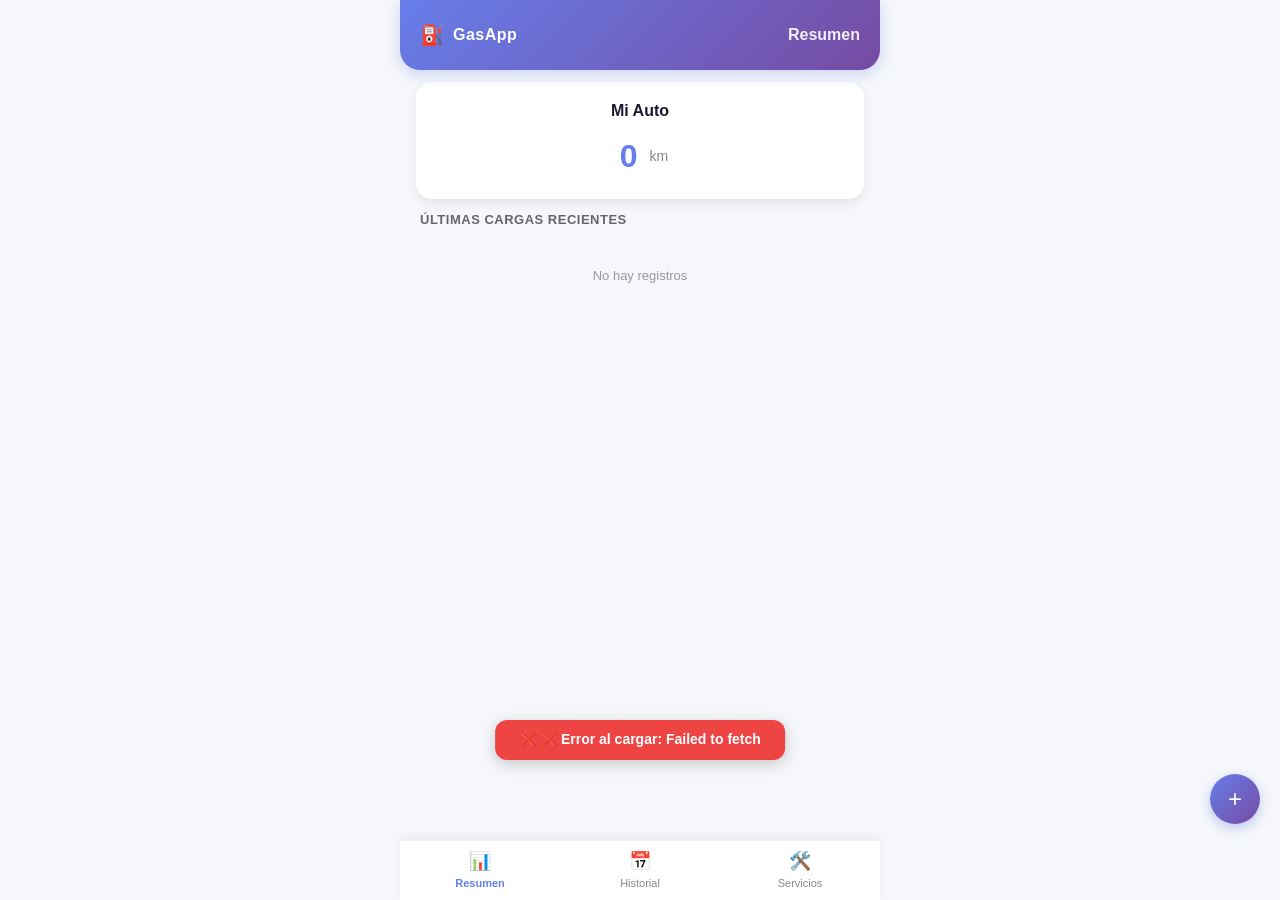
<file: index.html>
<!DOCTYPE html>
<html lang="es">
<head>
    <meta charset="UTF-8">
    <meta name="viewport" content="width=device-width, initial-scale=1.0, maximum-scale=1.0, user-scalable=no">
    <title>⛽ GasApp</title>
    <link rel="manifest" href="/gasapp-web/manifest.json">
    <link rel="apple-touch-icon" sizes="512x512" href="/gasapp/icon-512.png">
    <link rel="icon" type="image/png" sizes="512x512" href="/gasapp/icon-512.png">
    <meta name="theme-color" content="#667eea">
    <meta name="apple-mobile-web-app-status-bar-style" content="black-translucent">
    <style>
        * { margin: 0; padding: 0; box-sizing: border-box; font-family: -apple-system, BlinkMacSystemFont, 'Segoe UI', Roboto, sans-serif; }
        input[type=number]::-webkit-outer-spin-button, input[type=number]::-webkit-inner-spin-button { -webkit-appearance: none; margin: 0; }
        input[type=number] { -moz-appearance: textfield; appearance: none; }
        body { background: #f5f7fa; color: #1a1a2e; font-size: 14px; line-height: 1.4; height: 100vh; overflow: hidden; }
        .app { max-width: 480px; margin: 0 auto; height: 100vh; display: flex; flex-direction: column; position: relative; }
        ::-webkit-scrollbar { width: 3px; }
        ::-webkit-scrollbar-track { background: transparent; }
        ::-webkit-scrollbar-thumb { background: #c1c7cd; border-radius: 10px; }

        .header-mini { background: linear-gradient(135deg, #667eea 0%, #764ba2 100%); color: white; flex-shrink: 0; z-index: 10; border-radius: 0 0 20px 20px; box-shadow: 0 4px 15px rgba(102, 126, 234, 0.3); position: relative; display: flex; justify-content: space-between; align-items: center; min-height: 70px; padding: 0 20px; }
        .header-left { display: flex; align-items: center; gap: 8px; }
        .header-left .icon { font-size: 20px; }
        .header-left .app-name { font-size: 16px; font-weight: 700; letter-spacing: 0.5px; }
        .header-right .header-title { font-size: 16px; font-weight: 600; opacity: 0.9; }

        .btn-menu, .menu-dropdown { display: none !important; }

        .inicio-header { background: white; border-radius: 16px; padding: 14px 18px 16px; margin-bottom: 12px; box-shadow: 0 4px 12px rgba(0, 0, 0, 0.08); text-align: center; }
        .car-name-row { display: flex; justify-content: center; align-items: center; gap: 6px; margin-bottom: 4px; }
        .car-name { font-size: 16px; font-weight: 600; cursor: pointer; padding: 4px 8px; border-radius: 6px; transition: background 0.2s; }
        .car-name:hover { background: #f0f2f5; }
        .inicio-header .odometer-row { display: flex; justify-content: center; align-items: center; gap: 4px; }
        .odo-value { font-size: 32px; font-weight: 700; cursor: pointer; padding: 4px 8px; border-radius: 6px; transition: background 0.2s; color: #667eea; }
        .odo-value:hover { background: #f0f2f5; }
        .odo-unit { font-size: 14px; color: #888; }

        .history-grid-4 { display: grid; grid-template-columns: 1fr 1fr; gap: 6px; margin-bottom: 10px; }
        .history-summary-card { background: white; border-radius: 10px; padding: 8px 10px; box-shadow: 0 2px 6px rgba(0,0,0,0.04); display: flex; flex-direction: column; align-items: center; justify-content: center; text-align: center; }
        .h-card-title { font-size: 10px; text-transform: uppercase; color: #999; font-weight: 600; margin-bottom: 2px; }
        .h-card-value { font-size: 16px; font-weight: 700; color: #667eea; }

        .month-select-container { margin-bottom: 10px; display: flex; justify-content: center; }
        .month-select { padding: 6px 12px; border-radius: 20px; border: 1px solid #ddd; font-size: 13px; font-weight: 600; color: #444; background: white; outline: none; }

        .history-list-compact { display: flex; flex-direction: column; gap: 6px; }
        .history-item-compact { background: white; border-radius: 10px; padding: 10px 14px; box-shadow: 0 1px 3px rgba(0,0,0,0.04); cursor: pointer; }
        .history-row1 { display: flex; justify-content: space-between; align-items: center; margin-bottom: 2px; }
        .history-date { font-size: 13px; font-weight: 500; color: #444; }
        .history-km { font-size: 14px; font-weight: 600; }
        .history-km-diff { font-size: 12px; color: #10b981; font-weight: 500; margin-left: 4px; }
        .history-row2 { display: flex; flex-wrap: wrap; justify-content: space-between; align-items: center; font-size: 13px; color: #666; margin-top: 2px; }
        .history-consumption-badge { font-weight: 600; padding: 2px 6px; border-radius: 4px; font-size: 12px; display: inline-flex; align-items: center; gap: 4px; }

        .badge-good { background: #e6f4ea; color: #137333; }
        .badge-warn { background: #fef7e0; color: #b06000; }
        .badge-bad { background: #fce8e6; color: #c5221f; }
        .badge-none { background: #f1f3f4; color: #5f6368; }

        .latest-fuels-list { display: flex; flex-direction: column; gap: 6px; margin-top: 6px; }
        .single-line-fuel { background: white; border-radius: 10px; padding: 10px 14px; box-shadow: 0 2px 6px rgba(0,0,0,0.04); font-size: 13px; font-weight: 500; display: flex; justify-content: space-between; align-items: center; cursor: pointer; }

        .modal { position: fixed; top: 0; left: 0; width: 100%; height: 100%; background: rgba(0, 0, 0, 0.5); display: flex; justify-content: center; align-items: center; z-index: 10000; padding: 16px; opacity: 0; pointer-events: none; transition: opacity 0.2s ease; }
        .modal.active { opacity: 1; pointer-events: auto; }
        .modal-content { background: white; border-radius: 16px; padding: 20px; width: 100%; max-width: 400px; box-shadow: 0 10px 25px rgba(0,0,0,0.2); max-height: 90vh; overflow-y: auto; }
        .modal-title { font-size: 16px; font-weight: 700; margin-bottom: 14px; text-align: center; }
        .field-group { margin-bottom: 12px; }
        .field-group label { display: block; font-size: 12px; font-weight: 600; color: #666; margin-bottom: 4px; }
        .field-group input { width: 100%; padding: 10px 12px; border: 2px solid #e5e7eb; border-radius: 10px; font-size: 14px; background: #fafafa; }
        .field-group input::placeholder { color: #999; }

        .modal-buttons { display: flex; gap: 10px; margin-top: 18px; }
        .btn-modal { flex: 1; padding: 12px; border: none; border-radius: 10px; font-size: 14px; font-weight: 600; cursor: pointer; }
        .btn-modal-primary { background: #667eea; color: white; }
        .btn-modal-secondary { background: #f0f2f5; color: #4b5563; }

        .btn-fab { position: fixed; bottom: 76px; right: 20px; width: 50px; height: 50px; background: linear-gradient(135deg, #667eea 0%, #764ba2 100%); color: white; border: none; border-radius: 50%; font-size: 24px; display: flex; justify-content: center; align-items: center; box-shadow: 0 4px 12px rgba(102, 126, 234, 0.4); z-index: 999; cursor: pointer; transition: transform 0.2s; }
        .btn-fab:active { transform: scale(0.9); }
        .btn-fab.hidden { display: none; }

        .tab-content { display: none; flex: 1; overflow-y: auto; padding: 12px 16px 85px; }
        .tab-content.active { display: block; }
        .section-label { font-size: 13px; font-weight: 600; color: #666; text-transform: uppercase; letter-spacing: 0.5px; margin-bottom: 8px; }

        .nav-bar { background: white; height: 60px; flex-shrink: 0; display: flex; box-shadow: 0 -3px 10px rgba(0,0,0,0.05); border-top: 1px solid rgba(0,0,0,0.05); z-index: 10; }
        .nav-bar .nav-item { flex: 1; display: flex; flex-direction: column; justify-content: center; align-items: center; color: #888; cursor: pointer; gap: 2px; }
        .nav-bar .nav-item.active { color: #667eea; font-weight: 600; }
        .nav-icon { font-size: 18px; }
        .nav-label { font-size: 11px; }
        .empty-state-mini { text-align: center; color: #999; padding: 30px 10px; font-size: 13px; }

        .service-item { background: white; border-radius: 10px; padding: 10px 14px; margin-bottom: 6px; box-shadow: 0 1px 3px rgba(0,0,0,0.04); display: flex; flex-direction: column; gap: 4px; }
        .service-row { display: flex; justify-content: space-between; align-items: center; flex-wrap: wrap; gap: 4px; }
        .service-info { display: flex; align-items: center; gap: 8px; flex-wrap: wrap; }
        .service-type { font-weight: 600; font-size: 14px; }
        .service-date { font-size: 12px; color: #888; }
        .service-km-restante { font-size: 13px; font-weight: 600; padding: 2px 8px; border-radius: 10px; }
        .service-km-restante.green { background: #d1fae5; color: #065f46; }
        .service-km-restante.yellow { background: #fef3c7; color: #92400e; }
        .service-km-restante.red { background: #fecaca; color: #991b1b; }
        .service-km-restante.done { background: #d1fae5; color: #065f46; }
        .service-odo-final { font-size: 13px; color: #444; font-weight: 500; }
        .service-actions { display: flex; align-items: center; gap: 4px; }
        .service-btn { background: none; border: none; cursor: pointer; font-size: 16px; padding: 4px 6px; border-radius: 6px; transition: background 0.2s; }
        .service-btn:hover { background: #f0f2f5; }
        .service-btn.delete { color: #dc2626; }
        .service-btn.edit { color: #667eea; }
        .service-btn.done-btn { background: #667eea; color: white; padding: 4px 12px; border-radius: 6px; font-size: 11px; font-weight: 600; border: none; cursor: pointer; }
        .service-btn.done-btn:hover { background: #5a6fd6; }
        .service-status-badge { font-size: 11px; font-weight: 600; padding: 2px 8px; border-radius: 10px; }
        .status-pendiente { background: #fef3c7; color: #92400e; }
        .status-realizado { background: #d1fae5; color: #065f46; }

        .service-filter-container { display: flex; justify-content: flex-end; margin-bottom: 8px; }
        .service-filter-select { padding: 4px 8px; border-radius: 6px; border: 1px solid #ddd; font-size: 12px; background: white; }

        .add-service-btn { width: 100%; padding: 12px; background: #667eea; color: white; border: none; border-radius: 10px; font-size: 14px; font-weight: 600; cursor: pointer; margin-bottom: 12px; }
        .add-service-btn:hover { background: #5a6fd6; }

        #toast { position: fixed; bottom: 140px; left: 50%; transform: translateX(-50%); padding: 10px 24px; border-radius: 12px; font-weight: 600; font-size: 14px; color: white; opacity: 0; pointer-events: none; transition: all 0.3s ease; z-index: 99999; box-shadow: 0 4px 15px rgba(0,0,0,0.2); }
        #toast.show { opacity: 1; transform: translateX(-50%) translateY(0); }
        #toast.success { background: #10b981; }
        #toast.error { background: #ef4444; }
        #toast.saving { background: #667eea; }

        #confirmModal {
            position: fixed;
            top: 0; left: 0; width: 100%; height: 100%;
            background: rgba(0, 0, 0, 0.6);
            backdrop-filter: blur(8px);
            -webkit-backdrop-filter: blur(8px);
            display: none;
            justify-content: center;
            align-items: center;
            z-index: 99999;
            padding: 20px;
            animation: fadeIn 0.3s ease;
        }
        #confirmModal.show { display: flex; }
        @keyframes fadeIn { from { opacity: 0; transform: scale(0.9); } to { opacity: 1; transform: scale(1); } }
        .confirm-box { background: white; border-radius: 24px; padding: 32px 28px; max-width: 340px; width: 100%; text-align: center; box-shadow: 0 20px 60px rgba(0,0,0,0.3); animation: bounceIn 0.4s cubic-bezier(0.175, 0.885, 0.32, 1.275); }
        @keyframes bounceIn { 0% { opacity: 0; transform: scale(0.8); } 100% { opacity: 1; transform: scale(1); } }
        .confirm-icon { font-size: 48px; margin-bottom: 12px; display: block; }
        .confirm-title { font-size: 18px; font-weight: 700; color: #1a1a2e; margin-bottom: 6px; }
        .confirm-subtitle { font-size: 14px; color: #666; margin-bottom: 20px; line-height: 1.5; }
        .confirm-buttons { display: flex; gap: 10px; }
        .confirm-buttons button { flex: 1; padding: 12px; border: none; border-radius: 12px; font-size: 15px; font-weight: 600; cursor: pointer; transition: all 0.2s; }
        .confirm-buttons button:active { transform: scale(0.95); }
        .confirm-btn-cancel { background: #f0f2f5; color: #4b5563; }
        .confirm-btn-delete { background: #dc2626; color: white; }
        .confirm-btn-delete:hover { background: #b91c1c; }
    </style>
</head>
<body>

    <div class="app">
        <header class="header-mini">
            <div class="header-left"><span class="icon">⛽</span><span class="app-name">GasApp</span></div>
            <div class="header-right"><span class="header-title" id="appTitle">Resumen</span></div>
        </header>

        <div id="toast"></div>

        <div id="confirmModal">
            <div class="confirm-box">
                <span class="confirm-icon">🗑️</span>
                <div class="confirm-title">¿Eliminar registro?</div>
                <div class="confirm-subtitle" id="confirmMessage">Esta acción no se puede deshacer.</div>
                <div class="confirm-buttons">
                    <button class="confirm-btn-cancel" onclick="closeConfirmModal()">Cancelar</button>
                    <button class="confirm-btn-delete" id="confirmDeleteBtn">Eliminar</button>
                </div>
            </div>
        </div>

        <div id="tab-inicio" class="tab-content active">
            <div class="inicio-header">
                <div class="car-name-row"><span class="car-name" id="carNameDisplay" onclick="openNameModal()">Mi Auto</span></div>
                <div class="odometer-row">
                    <span class="odo-value" id="mainOdometer" onclick="openOdoModal()">0</span>
                    <span class="odo-unit">km</span>
                </div>
            </div>
            <div class="section-label" style="padding: 0 4px;">Últimas Cargas Recientes</div>
            <div class="latest-fuels-list" id="latestFuelContainer"></div>
        </div>

        <div id="tab-historial" class="tab-content">
            <div class="month-select-container"><select id="monthSelect" class="month-select"><option value="todos">Todos los meses</option></select></div>
            <div class="history-grid-4">
                <div class="history-summary-card"><span class="h-card-title">Km Recorridos</span><span class="h-card-value" id="summaryKm">0 km</span></div>
                <div class="history-summary-card"><span class="h-card-title">Gastos</span><span class="h-card-value" id="summaryTotal">$0.00</span></div>
                <div class="history-summary-card"><span class="h-card-title">Litros</span><span class="h-card-value" id="summaryLiters">0.0 L</span></div>
                <div class="history-summary-card"><span class="h-card-title">Rendimiento</span><span class="h-card-value" id="summaryAvg">0.0 km/L</span></div>
            </div>
            <div class="section-label">Historial de Cargas</div>
            <div class="history-list-compact" id="historyList"></div>
        </div>

        <div id="tab-servicios" class="tab-content">
            <button class="add-service-btn" onclick="openServiceModal()">+ Agregar Servicio</button>
            <div class="service-filter-container">
                <select id="serviceFilter" class="service-filter-select">
                    <option value="pendiente" selected>Pendientes</option>
                    <option value="realizado">Realizados</option>
                </select>
            </div>
            <div class="history-list-compact" id="servicesList"></div>
        </div>

        <button class="btn-fab" id="fabBtn" onclick="openNewFuel()">+</button>

        <nav class="nav-bar">
            <div class="nav-item active" data-tab="inicio"><span class="nav-icon">📊</span><span class="nav-label">Resumen</span></div>
            <div class="nav-item" data-tab="historial"><span class="nav-icon">📅</span><span class="nav-label">Historial</span></div>
            <div class="nav-item" data-tab="servicios"><span class="nav-icon">🛠️</span><span class="nav-label">Servicios</span></div>
        </nav>
    </div>

    <!-- MODALES -->
    <div class="modal" id="fuelModal">
        <div class="modal-content">
            <div class="modal-title" id="fuelModalTitle">Nueva Carga</div>
            <form id="fuelForm" onsubmit="event.preventDefault(); saveFuel();">
                <input type="hidden" id="editFuelIndex">
                <div class="field-group"><label>Kilometraje Actual (km)</label><input type="number" id="fuelOdometer" required></div>
                <div class="field-group"><label>Litros Cargados (L)</label><input type="number" id="fuelLiters" step="0.01" required></div>
                <div class="field-group"><label>Precio por Litro ($)</label><input type="number" id="fuelPrice" step="0.01" required></div>
                <div class="field-group"><label>Fecha</label><input type="date" id="fuelDate" required></div>
                <div style="text-align:right; margin-top:8px; margin-bottom:12px;"><span style="font-size:12px; color:#666;">Total: </span><span id="liveTotal" style="font-weight:700;">$0.00</span></div>
                <div class="modal-buttons">
                    <button type="button" class="btn-modal btn-modal-secondary" onclick="toggleModal('fuelModal','close')">Cancelar</button>
                    <button type="submit" class="btn-modal btn-modal-primary">Guardar</button>
                </div>
                <button type="button" id="deleteFuelBtn" class="btn-modal" style="width:100%; margin-top:10px; color:#c5221f; display:none; background:#fce8e6; border:none; border-radius:10px; padding:12px; font-weight:600; cursor:pointer;">Eliminar Registro</button>
            </form>
        </div>
    </div>

    <div class="modal" id="nameModal">
        <div class="modal-content">
            <div class="modal-title">Editar Nombre del Auto</div>
            <div class="field-group"><label>Nombre del Auto</label><input type="text" id="carNameInput" placeholder="Ej: Nissan March"></div>
            <div class="modal-buttons">
                <button type="button" class="btn-modal btn-modal-secondary" onclick="toggleModal('nameModal','close')">Cancelar</button>
                <button type="button" class="btn-modal btn-modal-primary" onclick="saveCarName()">Guardar</button>
            </div>
        </div>
    </div>

    <div class="modal" id="odoModal">
        <div class="modal-content">
            <div class="modal-title">Editar Odómetro</div>
            <div class="field-group"><label>Kilometraje Actual (km)</label><input type="number" id="odoInput" step="1" required></div>
            <div class="modal-buttons">
                <button type="button" class="btn-modal btn-modal-secondary" onclick="toggleModal('odoModal','close')">Cancelar</button>
                <button type="button" class="btn-modal btn-modal-primary" onclick="saveManualOdo()">Guardar</button>
            </div>
        </div>
    </div>

    <div class="modal" id="serviceModal">
        <div class="modal-content">
            <div class="modal-title" id="serviceModalTitle">Agregar Servicio</div>
            <form id="serviceForm" onsubmit="event.preventDefault(); saveService();">
                <input type="hidden" id="editServiceId">
                <div class="field-group"><label>Tipo de Servicio</label><input type="text" id="serviceType" placeholder="Ej: Cambio de aceite" required></div>
                <div class="field-group"><label>Odómetro de Servicio (km)</label><input type="number" id="serviceOdometer" step="1" required></div>
                <div class="field-group"><label>Fecha de Ingreso</label><input type="date" id="serviceDate" required></div>
                <div class="modal-buttons">
                    <button type="button" class="btn-modal btn-modal-secondary" onclick="toggleModal('serviceModal','close')">Cancelar</button>
                    <button type="submit" class="btn-modal btn-modal-primary" id="serviceSaveBtn">Guardar Servicio</button>
                </div>
            </form>
        </div>
    </div>

    <script>
        // ============================================================
        // CONFIGURACIÓN - CAMBIA ESTA URL
        // ============================================================
        const URL_API = 'https://script.google.com/macros/s/AKfycbyiUGxrzqM5i4pPgAtd2IIPZvmHoVfYlZe4T0UXRP67EpUXcKjeSvbqwZQBXu1B2zUX/exec';

        let appData = { carName: 'Mi Auto', manualOdometer: null, fuels: [], services: [] };
        const mesesNombres = ["Ene", "Feb", "Mar", "Abr", "May", "Jun", "Jul", "Ago", "Sep", "Oct", "Nov", "Dic"];
        let toastTimeout = null;
        let isSaving = false;
        let confirmCallback = null;

        function showToast(message, type = 'success', duration = 2500) {
            const toast = document.getElementById('toast');
            clearTimeout(toastTimeout);
            let icon = '';
            switch(type) {
                case 'success': icon = '✅'; break;
                case 'error': icon = '❌'; break;
                case 'saving': icon = '⏳'; break;
                case 'delete': icon = '🗑️'; break;
                case 'warning': icon = '⚠️'; break;
                default: icon = '📌';
            }
            toast.innerHTML = `<span class="icon">${icon}</span> ${message}`;
            toast.className = type + ' show';
            toastTimeout = setTimeout(() => toast.classList.remove('show'), duration);
        }

        function showConfirmModal(message, onConfirm) {
            const modal = document.getElementById('confirmModal');
            const msg = document.getElementById('confirmMessage');
            closeConfirmModal();
            msg.textContent = message || 'Esta acción no se puede deshacer.';
            modal.classList.add('show');
            confirmCallback = onConfirm;
            const deleteBtn = document.getElementById('confirmDeleteBtn');
            const newDeleteBtn = deleteBtn.cloneNode(true);
            deleteBtn.parentNode.replaceChild(newDeleteBtn, deleteBtn);
            newDeleteBtn.addEventListener('click', function() {
                if (confirmCallback) {
                    const callback = confirmCallback;
                    closeConfirmModal();
                    setTimeout(callback, 200);
                }
            });
        }

        function closeConfirmModal() {
            document.getElementById('confirmModal').classList.remove('show');
            confirmCallback = null;
        }

        document.addEventListener('keydown', function(e) { if (e.key === 'Escape') closeConfirmModal(); });
        document.getElementById('confirmModal').addEventListener('click', function(e) { if (e.target === this) closeConfirmModal(); });

        function formatDateShort(d) {
            if (!d) return '';
            if (typeof d === 'string' && d.match(/^\d{2}\/\d{2}\/\d{4}/)) {
                const parts = d.split('/');
                const mes = mesesNombres[parseInt(parts[1]) - 1] || '???';
                return parts[0] + '/' + mes + '/' + parts[2].substring(2);
            }
            if (typeof d === 'string' && d.includes('T')) {
                const date = new Date(d);
                if (!isNaN(date.getTime())) {
                    const day = String(date.getDate()).padStart(2, '0');
                    const mes = mesesNombres[date.getMonth()] || '???';
                    const year = String(date.getFullYear()).slice(2);
                    return day + '/' + mes + '/' + year;
                }
            }
            if (d instanceof Date) {
                const day = String(d.getDate()).padStart(2, '0');
                const mes = mesesNombres[d.getMonth()] || '???';
                const year = String(d.getFullYear()).slice(2);
                return day + '/' + mes + '/' + year;
            }
            return d;
        }

        function formatNumber(n) { return new Intl.NumberFormat('es-MX').format(n); }

        function getCurrentOdometer() {
            if (appData.manualOdometer !== null && appData.manualOdometer > 0) {
                return appData.manualOdometer;
            }
            if (appData.fuels.length > 0) {
                return Math.max(...appData.fuels.map(f => f.odometer));
            }
            return 0;
        }

        function getLastFuelOdometer() {
            if (!appData.fuels.length) return 0;
            return Math.max(...appData.fuels.map(f => f.odometer));
        }

        function getLastFuelPrice() {
            if (!appData.fuels.length) return 0;
            const maxOdo = Math.max(...appData.fuels.map(f => f.odometer));
            const fuel = appData.fuels.find(f => f.odometer === maxOdo);
            return fuel ? fuel.pricePerLiter : 0;
        }

        function calculateChrono(fuels) {
            if (!fuels.length) return [];
            const sorted = [...fuels].sort((a, b) => {
                const dateA = new Date(a.date.split('/').reverse().join('-'));
                const dateB = new Date(b.date.split('/').reverse().join('-'));
                if (dateA - dateB !== 0) return dateA - dateB;
                return a.odometer - b.odometer;
            });
            return sorted.map((f, i) => {
                if (i === 0) return { ...f, kmDiff: 0, avg: null };
                let diff = f.odometer - sorted[i-1].odometer;
                let totalKm = f.odometer - sorted[0].odometer;
                let totalLit = sorted.slice(0, i).reduce((s, x) => s + x.liters, 0);
                return { ...f, kmDiff: diff, avg: (totalKm > 0 && totalLit > 0) ? totalKm / totalLit : null };
            });
        }

        function getStatusProps(v) {
            if (!v) return { class: 'badge-none', icon: '🔵' };
            if (v >= 10.0) return { class: 'badge-good', icon: '🟢' };
            if (v >= 8.5) return { class: 'badge-warn', icon: '🔸' };
            return { class: 'badge-bad', icon: '🔴' };
        }

        function convertirFechaInput(fechaStr) {
            if (!fechaStr) return '';
            // Si ya está en YYYY-MM-DD
            if (fechaStr.match(/^\d{4}-\d{2}-\d{2}/)) return fechaStr;
            // Si está en DD/MM/YYYY
            if (fechaStr.match(/^\d{2}\/\d{2}\/\d{4}/)) {
                var parts = fechaStr.split('/');
                return parts[2] + '-' + parts[1] + '-' + parts[0];
            }
            // Si es un objeto Date o string raro
            var dateObj = new Date(fechaStr);
            if (!isNaN(dateObj.getTime())) {
                var year = dateObj.getFullYear();
                var month = String(dateObj.getMonth() + 1).padStart(2, '0');
                var day = String(dateObj.getDate()).padStart(2, '0');
                return year + '-' + month + '-' + day;
            }
            return fechaStr;
        }

        function convertirFechaGuardar(fechaStr) {
            if (!fechaStr) return '';
            if (fechaStr.match(/^\d{2}\/\d{2}\/\d{4}/)) return fechaStr;
            if (fechaStr.match(/^\d{4}-\d{2}-\d{2}/)) {
                var parts = fechaStr.split('-');
                return parts[2] + '/' + parts[1] + '/' + parts[0];
            }
            var dateObj = new Date(fechaStr);
            if (!isNaN(dateObj.getTime())) {
                var day = String(dateObj.getDate()).padStart(2, '0');
                var month = String(dateObj.getMonth() + 1).padStart(2, '0');
                var year = dateObj.getFullYear();
                return day + '/' + month + '/' + year;
            }
            return fechaStr;
        }

        async function callAction(action, data) {
            if (isSaving) {
                showToast('⏳ Espera...', 'warning');
                return null;
            }
            isSaving = true;
            showToast('⏳ Procesando...', 'saving');
            try {
                const payload = { accion: action, datos: data };
                const response = await fetch(URL_API, {
                    method: 'POST',
                    headers: { 'Content-Type': 'application/json' },
                    body: JSON.stringify(payload)
                });
                const result = await response.json();
                if (result.status === 'OK') {
                    showToast('✅ Operación completada', 'success');
                } else {
                    showToast('❌ Error: ' + (result.mensaje || 'desconocido'), 'error');
                }
                return result;
            } catch (error) {
                console.error('❌ Error:', error);
                showToast('❌ Error: ' + error.message, 'error');
                return { status: 'ERROR', mensaje: error.message };
            } finally {
                isSaving = false;
            }
        }

        async function loadData() {
            showToast('⏳ Cargando datos...', 'saving', 3000);
            try {
                const response = await fetch(URL_API);
                const data = await response.json();
                if (data && data.fuels && Array.isArray(data.fuels)) {
                    appData = {
                        carName: data.carName || 'Mi Auto',
                        manualOdometer: data.manualOdometer || null,
                        fuels: data.fuels || [],
                        services: data.services || []
                    };
                    updateUI();
                    showToast('✅ Datos cargados', 'success');
                } else {
                    appData = { carName: 'Mi Auto', manualOdometer: null, fuels: [], services: [] };
                    updateUI();
                    showToast('📝 Sin datos', 'warning');
                }
            } catch (e) {
                console.error('Error:', e);
                showToast('❌ Error al cargar: ' + e.message, 'error');
                appData = { carName: 'Mi Auto', manualOdometer: null, fuels: [], services: [] };
                updateUI();
            }
        }

        function updateUI() {
            appData.fuels.sort((a, b) => {
                const dateA = new Date(a.date.split('/').reverse().join('-'));
                const dateB = new Date(b.date.split('/').reverse().join('-'));
                if (dateA - dateB !== 0) return dateA - dateB;
                return a.odometer - b.odometer;
            });
            const computedChrono = calculateChrono(appData.fuels);
            const computedView = [...computedChrono].sort((a, b) => {
                const dateA = new Date(a.date.split('/').reverse().join('-'));
                const dateB = new Date(b.date.split('/').reverse().join('-'));
                return dateB - dateA;
            });

            document.getElementById('carNameDisplay').innerText = appData.carName;
            document.getElementById('mainOdometer').innerText = formatNumber(getCurrentOdometer());

            const latestContainer = document.getElementById('latestFuelContainer');
            if (computedView.length === 0) {
                latestContainer.innerHTML = `<div class="empty-state-mini">No hay registros</div>`;
            } else {
                let html = '';
                computedView.slice(0, 5).forEach(f => {
                    let disp = f.avg ? f.avg.toFixed(1) + " km/L" : "Inicial";
                    let props = getStatusProps(f.avg);
                    html += `<div class="single-line-fuel" onclick="openEditFuel('${f.id}')"><span>${formatDateShort(f.date)}</span><span>⛽ ${f.liters.toFixed(1)}L</span><span>$${formatNumber(f.totalCost.toFixed(2))}</span><span>${props.icon} ${disp}</span></div>`;
                });
                latestContainer.innerHTML = html;
            }

            const monthSelect = document.getElementById('monthSelect');
            const currentSel = monthSelect.value || "todos";
            let sets = new Set();
            appData.fuels.forEach(f => {
                if (f.date && f.date.length >= 10) {
                    const parts = f.date.split('/');
                    if (parts.length === 3) {
                        sets.add(parts[2] + '-' + parts[1]);
                    }
                }
            });
            let sHtml = '<option value="todos">Todos los meses</option>';
            const sortedMonths = Array.from(sets).sort((a, b) => b.localeCompare(a));
            sortedMonths.forEach(m => {
                const p = m.split('-');
                if (p.length === 2) {
                    const monthName = mesesNombres[parseInt(p[1], 10) - 1];
                    sHtml += `<option value="${m}">${monthName} ${p[0]}</option>`;
                }
            });
            monthSelect.innerHTML = sHtml;
            monthSelect.value = currentSel;

            const selectedMonth = monthSelect.value;
            let filteredView = selectedMonth === "todos" ? computedView : computedView.filter(f => {
                if (!f.date) return false;
                const parts = f.date.split('/');
                return parts.length === 3 && (parts[2] + '-' + parts[1]) === selectedMonth;
            });
            let filteredChrono = selectedMonth === "todos" ? computedChrono : computedChrono.filter(f => {
                if (!f.date) return false;
                const parts = f.date.split('/');
                return parts.length === 3 && (parts[2] + '-' + parts[1]) === selectedMonth;
            });

            let totalKmPeriodo = 0;
            let totalSpentPeriodo = filteredChrono.reduce((sum, f) => sum + f.totalCost, 0);
            let totalLitersPeriodo = filteredChrono.reduce((sum, f) => sum + f.liters, 0);
            let rendimientoPeriodo = "- -";

            if (filteredChrono.length > 0) {
                totalKmPeriodo = filteredChrono.reduce((sum, f) => sum + f.kmDiff, 0);
                rendimientoPeriodo = totalLitersPeriodo > 0 ? (totalKmPeriodo / totalLitersPeriodo).toFixed(1) + " km/L" : "- -";
            }

            document.getElementById('summaryKm').innerText = `${formatNumber(totalKmPeriodo)} km`;
            document.getElementById('summaryTotal').innerText = `$${formatNumber(totalSpentPeriodo.toFixed(2))}`;
            document.getElementById('summaryLiters').innerText = `${totalLitersPeriodo.toFixed(1)} L`;
            document.getElementById('summaryAvg').innerText = rendimientoPeriodo;

            const historyContainer = document.getElementById('historyList');
            if (filteredView.length === 0) {
                historyContainer.innerHTML = `<div class="empty-state-mini">Sin registros</div>`;
                return;
            }
            let html = '';
            filteredView.forEach(f => {
                let disp = f.avg ? f.avg.toFixed(1) + ' km/L' : 'Inicial';
                let props = getStatusProps(f.avg);
                html += `
                    <div class="history-item-compact" onclick="openEditFuel('${f.id}')">
                        <div class="history-row1">
                            <span class="history-date">📅 ${formatDateShort(f.date)}</span>
                            <span class="history-km">${formatNumber(f.odometer)} km ${f.kmDiff > 0 ? `<span class="history-km-diff">(+${f.kmDiff})</span>`:''}</span>
                        </div>
                        <div class="history-row2">
                            <span>⛽ ${f.liters.toFixed(1)}L</span>
                            <span class="history-consumption-badge ${props.class}">${props.icon} ${disp}</span>
                            <span style="font-weight:700;">$${f.totalCost.toFixed(2)}</span>
                        </div>
                    </div>`;
            });
            historyContainer.innerHTML = html;

            renderServices();

            const activeTab = document.querySelector('.tab-content.active');
            const fab = document.getElementById('fabBtn');
            if (activeTab && activeTab.id === 'tab-inicio') fab.classList.remove('hidden');
            else fab.classList.add('hidden');
        }

        function renderServices() {
            const services = appData.services || [];
            const slist = document.getElementById('servicesList');
            
            if (services.length === 0) {
                slist.innerHTML = `<div class="empty-state-mini">No hay servicios programados</div>`;
                return;
            }

            const filter = document.getElementById('serviceFilter').value;
            let filteredServices = services.filter(s => s.status === filter);

            if (filteredServices.length === 0) {
                slist.innerHTML = `<div class="empty-state-mini">No hay servicios ${filter === 'pendiente' ? 'pendientes' : 'realizados'}</div>`;
                return;
            }

            const sortedServices = [...filteredServices].sort((a, b) => a.serviceOdometer - b.serviceOdometer);
            const currentOdo = getCurrentOdometer();
            let html = '';

            sortedServices.forEach(s => {
                const diff = s.serviceOdometer - currentOdo;
                let kmClass, kmDisplay;

                if (s.status === 'realizado') {
                    kmClass = 'done';
                    kmDisplay = '✅ Realizado';
                } else {
                    if (diff > 1000) { kmClass = 'green'; kmDisplay = `🟢 ${formatNumber(diff)} km`; }
                    else if (diff > 500) { kmClass = 'yellow'; kmDisplay = `🟡 ${formatNumber(diff)} km`; }
                    else { kmClass = 'red'; kmDisplay = diff > 0 ? `🔴 ${formatNumber(diff)} km` : '🔴 VENCIDO'; }
                }

                html += `
                    <div class="service-item">
                        <div class="service-row">
                            <div class="service-info">
                                <span class="service-date">📅 ${formatDateShort(s.date)}</span>
                                <span class="service-type">${s.type}</span>
                                <span class="service-km-restante ${kmClass}">${kmDisplay}</span>
                                <span class="service-odo-final">📌 ${formatNumber(s.serviceOdometer)} km</span>
                            </div>
                            <div class="service-actions">
                                ${s.status === 'pendiente' ? 
                                    `<button class="service-btn edit" onclick="openEditService('${s.id}')" title="Editar">✏️</button>
                                     <button class="service-btn delete" onclick="requestDeleteService('${s.id}')" title="Eliminar">✕</button>` :
                                    `<button class="service-btn delete" onclick="requestDeleteService('${s.id}')" title="Eliminar">✕</button>`
                                }
                            </div>
                        </div>
                        ${s.status === 'pendiente' ? 
                            `<div class="service-row" style="margin-top:4px;">
                                <button class="service-btn done-btn" onclick="requestMarkDone('${s.id}')">✅ Marcar realizado</button>
                                <span class="service-status-badge status-pendiente">⏳ Pendiente</span>
                            </div>` :
                            `<div class="service-row" style="margin-top:4px;">
                                <span class="service-status-badge status-realizado">✅ Realizado</span>
                            </div>`
                        }
                    </div>
                `;
            });

            slist.innerHTML = html;
        }

        document.querySelectorAll('.nav-bar .nav-item').forEach(item => {
            item.addEventListener('click', () => {
                document.querySelectorAll('.nav-bar .nav-item, .tab-content').forEach(el => el.classList.remove('active'));
                item.classList.add('active');
                const targetTab = item.getAttribute('data-tab');
                document.getElementById(`tab-${targetTab}`).classList.add('active');
                document.getElementById('appTitle').innerText = item.querySelector('.nav-label').innerText;
                updateUI();
            });
        });

        function toggleModal(id, act) { 
            document.getElementById(id).classList[act === 'open' ? 'add' : 'remove']('active'); 
        }

        function openNewFuel() { 
            document.getElementById('fuelForm').reset(); 
            document.getElementById('editFuelIndex').value = ''; 
            document.getElementById('fuelDate').value = new Date().toISOString().split('T')[0]; 
            document.getElementById('deleteFuelBtn').style.display = 'none'; 
            document.getElementById('fuelModalTitle').innerText = 'Nueva Carga';
            document.getElementById('liveTotal').innerText = '$0.00';
            document.getElementById('fuelOdometer').value = getLastFuelOdometer();
            document.getElementById('fuelPrice').value = getLastFuelPrice();
            toggleModal('fuelModal','open'); 
            liveCalc();
        }

        async function saveFuel() {
            let id = document.getElementById('editFuelIndex').value;
            let l = parseFloat(document.getElementById('fuelLiters').value); 
            let p = parseFloat(document.getElementById('fuelPrice').value);
            let dateValue = document.getElementById('fuelDate').value;
            let odo = parseInt(document.getElementById('fuelOdometer').value);
            
            // Convertir fecha a DD/MM/YYYY para guardar
            dateValue = convertirFechaGuardar(dateValue);
            
            const data = {
                date: dateValue,
                odometer: odo,
                liters: l,
                pricePerLiter: p,
                totalCost: l * p
            };
            
            if (id) {
                const oldFuel = appData.fuels.find(f => f.id === id);
                if (oldFuel) {
                    const updateData = {
                        odometer: oldFuel.odometer,
                        newDate: dateValue,
                        newOdometer: odo,
                        newLiters: l,
                        newPricePerLiter: p,
                        newTotalCost: l * p
                    };
                    const result = await callAction('updateFuel', updateData);
                    if (result && result.status === 'OK') {
                        const idx = appData.fuels.findIndex(f => f.id === id);
                        if (idx !== -1) {
                            appData.fuels[idx] = { ...data, id: id };
                        }
                        toggleModal('fuelModal','close');
                        await loadData();
                        showToast('✅ Carga actualizada', 'success');
                    }
                }
            } else {
                const result = await callAction('addFuel', data);
                if (result && result.status === 'OK') {
                    appData.fuels.push({ ...data, id: 'f_' + Date.now() });
                    await callAction('updateOdometer', { manualOdometer: odo });
                    appData.manualOdometer = odo;
                    toggleModal('fuelModal','close');
                    await loadData();
                    showToast('✅ Carga guardada', 'success');
                }
            }
        }

        function openEditFuel(id) {
            let f = appData.fuels.find(x => String(x.id) === String(id)); 
            if(!f) return;
            document.getElementById('editFuelIndex').value = f.id;
            document.getElementById('fuelOdometer').value = f.odometer;
            document.getElementById('fuelLiters').value = f.liters;
            document.getElementById('fuelPrice').value = f.pricePerLiter;
            
            // Convertir fecha a YYYY-MM-DD para el input
            document.getElementById('fuelDate').value = convertirFechaInput(f.date);
            
            document.getElementById('deleteFuelBtn').style.display = 'block';
            document.getElementById('fuelModalTitle').innerText = 'Editar Carga';
            document.getElementById('liveTotal').innerText = '$'+(f.liters*f.pricePerLiter).toFixed(2);
            toggleModal('fuelModal','open');
        }

        document.getElementById('deleteFuelBtn').onclick = function() {
            const id = document.getElementById('editFuelIndex').value;
            const fuel = appData.fuels.find(f => f.id === id);
            if (fuel) {
                toggleModal('fuelModal','close');
                showConfirmModal(
                    `¿Eliminar la carga del ${formatDateShort(fuel.date)} con ${fuel.liters}L?`,
                    async function() {
                        const result = await callAction('deleteFuel', {
                            odometer: fuel.odometer
                        });
                        if (result && result.status === 'OK') {
                            appData.fuels = appData.fuels.filter(f => f.id !== id);
                            await loadData();
                            showToast('🗑️ Registro eliminado', 'delete');
                        } else {
                            showToast('❌ Error al eliminar', 'error');
                        }
                    }
                );
            }
        };

        function liveCalc() {
            let l = parseFloat(document.getElementById('fuelLiters').value) || 0; 
            let p = parseFloat(document.getElementById('fuelPrice').value) || 0;
            document.getElementById('liveTotal').innerText = `$${formatNumber((l*p).toFixed(2))}`;
        }

        document.getElementById('fuelLiters').addEventListener('input', liveCalc);
        document.getElementById('fuelPrice').addEventListener('input', liveCalc);

        function openOdoModal() {
            document.getElementById('odoInput').value = getCurrentOdometer();
            toggleModal('odoModal','open');
        }

        async function saveManualOdo() { 
            let odo = parseInt(document.getElementById('odoInput').value);
            if(odo > 0) { 
                const result = await callAction('updateOdometer', { manualOdometer: odo });
                if (result && result.status === 'OK') {
                    appData.manualOdometer = odo;
                    toggleModal('odoModal','close');
                    await loadData();
                    showToast('✅ Odómetro actualizado', 'success');
                } else {
                    showToast('❌ Error al guardar', 'error');
                }
            }
        }

        function openNameModal() {
            document.getElementById('carNameInput').value = appData.carName || 'Mi Auto';
            toggleModal('nameModal','open');
        }

        async function saveCarName() { 
            let name = document.getElementById('carNameInput').value.trim();
            if(name) { 
                const result = await callAction('updateCarName', { carName: name });
                if (result && result.status === 'OK') {
                    appData.carName = name;
                    toggleModal('nameModal','close');
                    await loadData();
                    showToast('✅ Nombre actualizado', 'success');
                } else {
                    showToast('❌ Error al guardar', 'error');
                }
            }
        }

        function openServiceModal() {
            document.getElementById('serviceForm').reset();
            document.getElementById('editServiceId').value = '';
            document.getElementById('serviceModalTitle').innerText = 'Agregar Servicio';
            document.getElementById('serviceSaveBtn').innerText = 'Guardar Servicio';
            document.getElementById('serviceDate').value = new Date().toISOString().split('T')[0];
            const currentOdo = getCurrentOdometer();
            document.getElementById('serviceOdometer').value = currentOdo;
            toggleModal('serviceModal','open');
        }

        function openEditService(id) {
            const service = appData.services.find(s => s.id === id);
            if (!service) return;
            document.getElementById('editServiceId').value = id;
            document.getElementById('serviceModalTitle').innerText = 'Editar Servicio';
            document.getElementById('serviceSaveBtn').innerText = 'Actualizar Servicio';
            document.getElementById('serviceType').value = service.type;
            document.getElementById('serviceOdometer').value = service.serviceOdometer;
            
            // Convertir fecha a YYYY-MM-DD para el input
            document.getElementById('serviceDate').value = convertirFechaInput(service.date);
            
            toggleModal('serviceModal','open');
        }

        async function saveService() {
            const id = document.getElementById('editServiceId').value;
            let type = document.getElementById('serviceType').value.trim();
            let odo = parseInt(document.getElementById('serviceOdometer').value);
            let dateValue = document.getElementById('serviceDate').value;
            const currentOdo = getCurrentOdometer();
            
            // Convertir fecha a DD/MM/YYYY para guardar
            dateValue = convertirFechaGuardar(dateValue);
            
            if (odo <= currentOdo) {
                showToast('❌ El odómetro debe ser mayor al actual', 'error');
                return;
            }
            
            if(type && odo > 0 && dateValue) {
                const data = {
                    date: dateValue,
                    serviceOdometer: odo,
                    type: type,
                    status: 'pendiente'
                };
                
                if (id) {
                    const oldService = appData.services.find(s => s.id === id);
                    if (oldService) {
                        const updateData = {
                            type: oldService.type,
                            serviceOdometer: oldService.serviceOdometer,
                            newDate: dateValue,
                            newServiceOdometer: odo,
                            newType: type,
                            newStatus: 'pendiente'
                        };
                        const result = await callAction('updateService', updateData);
                        if (result && result.status === 'OK') {
                            const idx = appData.services.findIndex(s => s.id === id);
                            if (idx !== -1) {
                                appData.services[idx] = { ...data, id: id };
                            }
                            toggleModal('serviceModal','close');
                            await loadData();
                            showToast('✅ Servicio actualizado', 'success');
                        }
                    }
                } else {
                    const result = await callAction('addService', data);
                    if (result && result.status === 'OK') {
                        appData.services.push({ ...data, id: 's_' + Date.now() });
                        toggleModal('serviceModal','close');
                        await loadData();
                        showToast('✅ Servicio guardado', 'success');
                    } else {
                        showToast('❌ Error al guardar', 'error');
                    }
                }
            }
        }

        function requestDeleteService(id) {
            const service = appData.services.find(s => s.id === id);
            if (service) {
                showConfirmModal(
                    `¿Eliminar el servicio "${service.type}" programado a ${formatNumber(service.serviceOdometer)} km?`,
                    async function() {
                        const result = await callAction('deleteService', {
                            type: service.type,
                            serviceOdometer: service.serviceOdometer
                        });
                        if (result && result.status === 'OK') {
                            appData.services = appData.services.filter(s => s.id !== id);
                            await loadData();
                            showToast('🗑️ Servicio eliminado', 'delete');
                        } else {
                            showToast('❌ Error al eliminar', 'error');
                        }
                    }
                );
            }
        }

        function requestMarkDone(id) {
            const service = appData.services.find(s => s.id === id);
            if (service) {
                showConfirmModal(
                    `¿Marcar "${service.type}" como REALIZADO?`,
                    async function() {
                        const result = await callAction('markServiceDone', {
                            type: service.type,
                            serviceOdometer: service.serviceOdometer
                        });
                        if (result && result.status === 'OK') {
                            service.status = 'realizado';
                            await loadData();
                            showToast('✅ Servicio marcado como realizado', 'success');
                        } else {
                            showToast('❌ Error al actualizar', 'error');
                        }
                    }
                );
            }
        }

        document.getElementById('monthSelect').addEventListener('change', function() {
            updateUI();
        });

        document.getElementById('serviceFilter').addEventListener('change', function() {
            renderServices();
        });

        window.onload = loadData;
    </script>
</body>
</html>
</file>
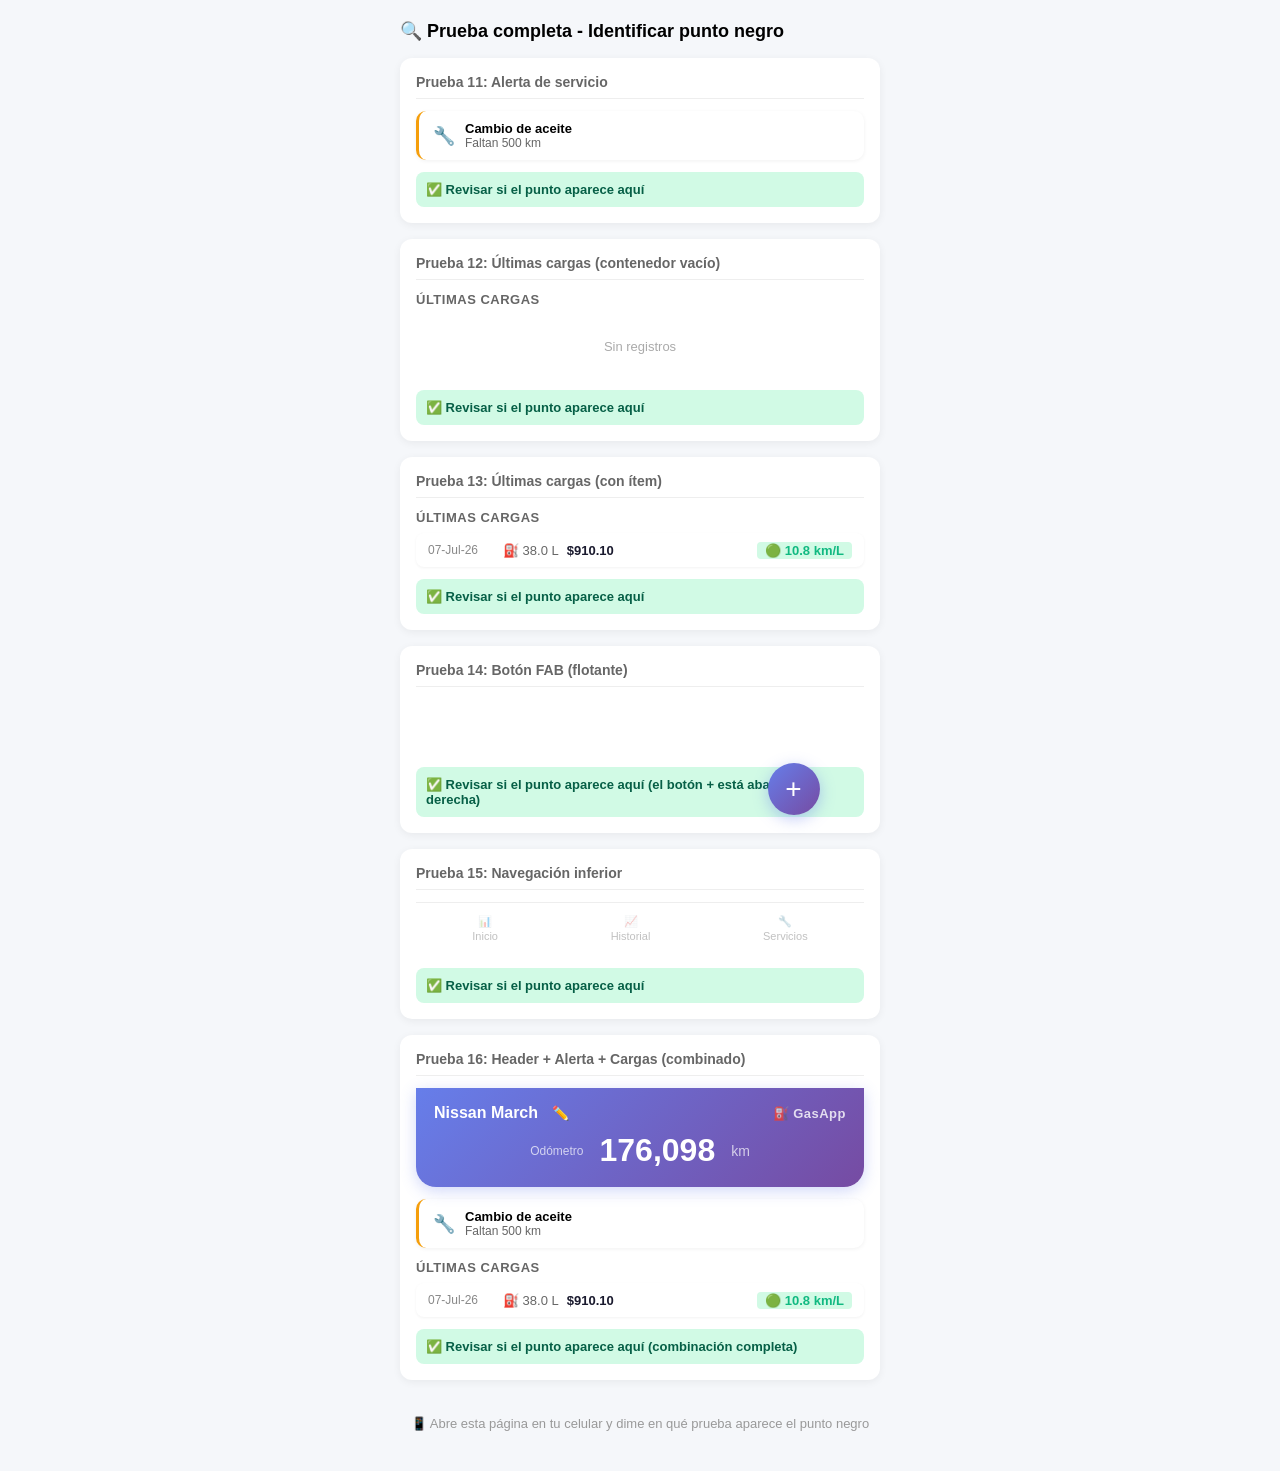
<file: prueba.html>
<!DOCTYPE html>
<html lang="es">
<head>
    <meta charset="UTF-8">
    <meta name="viewport" content="width=device-width, initial-scale=1.0, maximum-scale=1.0, user-scalable=no">
    <title>Prueba - GasApp (Completa)</title>
    <style>
        * {
            margin: 0;
            padding: 0;
            box-sizing: border-box;
            font-family: -apple-system, BlinkMacSystemFont, 'Segoe UI', Roboto, sans-serif;
        }

        body {
            background: #f5f7fa;
            padding: 20px;
        }

        .container {
            max-width: 480px;
            margin: 0 auto;
        }

        .test-section {
            background: white;
            border-radius: 12px;
            padding: 16px;
            margin-bottom: 16px;
            box-shadow: 0 2px 8px rgba(0,0,0,0.06);
        }

        .test-section h3 {
            font-size: 14px;
            color: #666;
            margin-bottom: 12px;
            border-bottom: 1px solid #eee;
            padding-bottom: 8px;
        }

        /* ===== ESTILOS DEL HEADER ===== */
        .header-mini {
            background: linear-gradient(135deg, #667eea 0%, #764ba2 100%);
            padding: 14px 18px 16px;
            color: white;
            border-radius: 0 0 20px 20px;
            box-shadow: 0 4px 15px rgba(102, 126, 234, 0.3);
            position: relative;
            overflow: hidden;
        }

        .header-top {
            display: flex;
            justify-content: space-between;
            align-items: center;
        }

        .header-left {
            display: flex;
            align-items: center;
            gap: 6px;
        }

        .car-name {
            font-size: 16px;
            font-weight: 600;
        }

        .btn-edit-car {
            background: transparent;
            border: none;
            color: white;
            padding: 0 8px;
            border-radius: 4px;
            font-size: 14px;
            cursor: pointer;
            height: 22px;
            display: flex;
            align-items: center;
        }

        .header-right {
            font-size: 13px;
            font-weight: 600;
            opacity: 0.8;
            letter-spacing: 0.5px;
        }

        .odometer-row {
            display: flex;
            justify-content: center;
            align-items: center;
            gap: 6px;
            margin-top: 6px;
        }

        .odo-label {
            font-size: 12px;
            opacity: 0.7;
        }

        .odo-value {
            font-size: 32px;
            font-weight: 700;
            cursor: pointer;
            padding: 2px 10px;
            border-radius: 8px;
            transition: background 0.2s;
            user-select: none;
        }

        .odo-unit {
            font-size: 14px;
            opacity: 0.7;
        }

        /* ===== SERVICE ALERT (copiada del index) ===== */
        .service-alert-mini {
            background: white;
            border-radius: 10px;
            padding: 10px 14px;
            display: flex;
            align-items: center;
            gap: 10px;
            margin-bottom: 12px;
            box-shadow: 0 1px 4px rgba(0,0,0,0.06);
            border-left: 3px solid #f59e0b;
        }

        .alert-icon {
            font-size: 18px;
        }

        .alert-text {
            display: flex;
            flex-direction: column;
            font-size: 13px;
        }

        .alert-text strong {
            font-size: 13px;
        }

        .alert-text span {
            font-size: 12px;
            color: #666;
        }

        /* ===== SECTION LABEL ===== */
        .section-label {
            font-size: 13px;
            font-weight: 600;
            color: #666;
            text-transform: uppercase;
            letter-spacing: 0.5px;
            margin-bottom: 8px;
        }

        /* ===== FUEL LIST ===== */
        .fuel-list-compact {
            display: flex;
            flex-direction: column;
            gap: 4px;
        }

        .fuel-item-compact {
            background: white;
            border-radius: 8px;
            padding: 8px 12px;
            display: flex;
            justify-content: space-between;
            align-items: center;
            box-shadow: 0 1px 3px rgba(0,0,0,0.05);
            cursor: pointer;
            transition: background 0.1s;
        }

        .fuel-left-compact {
            display: flex;
            align-items: center;
            gap: 10px;
        }

        .fuel-date-compact {
            font-size: 12px;
            color: #888;
            min-width: 65px;
        }

        .fuel-details-compact {
            display: flex;
            align-items: center;
            gap: 8px;
            font-size: 13px;
        }

        .fuel-liters-compact {
            color: #666;
        }

        .fuel-cost-compact {
            font-weight: 600;
            color: #1a1a2e;
        }

        .fuel-right-compact {
            text-align: right;
            flex-shrink: 0;
        }

        .fuel-consumption-compact {
            font-size: 13px;
            font-weight: 700;
            padding: 1px 8px;
            border-radius: 4px;
        }

        .consumption-excellent {
            color: #10b981;
            background: #d1fae5;
        }

        /* ===== EMPTY STATE ===== */
        .empty-state-mini {
            text-align: center;
            padding: 24px 10px;
            color: #aaa;
            font-size: 13px;
        }

        /* ===== FAB ===== */
        .fab-mini {
            position: fixed;
            bottom: 85px;
            right: calc(50% - 180px);
            width: 52px;
            height: 52px;
            border-radius: 50%;
            background: linear-gradient(135deg, #667eea 0%, #764ba2 100%);
            color: white;
            border: none;
            font-size: 28px;
            font-weight: 300;
            box-shadow: 0 4px 15px rgba(102,126,234,0.4);
            cursor: pointer;
            z-index: 100;
            transition: transform 0.15s;
            display: flex;
            align-items: center;
            justify-content: center;
            line-height: 1;
            padding: 0;
        }

        /* ===== BOTTOM NAV ===== */
        .bottom-nav-mini {
            position: fixed;
            bottom: 0;
            left: 0;
            right: 0;
            background: white;
            display: flex;
            justify-content: space-around;
            padding: 8px 0 10px;
            border-top: 1px solid #eee;
            max-width: 480px;
            margin: 0 auto;
            z-index: 99;
            flex-shrink: 0;
        }

        .nav-item {
            background: none;
            border: none;
            display: flex;
            flex-direction: column;
            align-items: center;
            gap: 2px;
            cursor: pointer;
            opacity: 0.4;
            font-size: 11px;
            color: #666;
            padding: 4px 12px;
            transition: opacity 0.2s;
        }

        /* ===== ELIMINAR PUNTOS ===== */
        *::before,
        *::after {
            display: none !important;
            content: none !important;
        }

        .punto, .punto-negro, .dot, .circle {
            display: none !important;
        }

        .resultado {
            padding: 10px;
            border-radius: 8px;
            margin-top: 12px;
            font-size: 13px;
            font-weight: 600;
        }

        .resultado.ok {
            background: #d1fae5;
            color: #065f46;
        }

        .resultado.error {
            background: #fecaca;
            color: #991b1b;
        }
    </style>
</head>
<body>

    <div class="container">

        <h2 style="margin-bottom:16px;font-size:18px;">🔍 Prueba completa - Identificar punto negro</h2>

        <!-- ============================================================ -->
        <!-- PRUEBA 11: ALERTA DE SERVICIO -->
        <!-- ============================================================ -->
        <div class="test-section">
            <h3>Prueba 11: Alerta de servicio</h3>
            <div class="service-alert-mini">
                <span class="alert-icon">🔧</span>
                <div class="alert-text">
                    <strong>Cambio de aceite</strong>
                    <span>Faltan 500 km</span>
                </div>
            </div>
            <div class="resultado ok">✅ Revisar si el punto aparece aquí</div>
        </div>

        <!-- ============================================================ -->
        <!-- PRUEBA 12: ÚLTIMAS CARGAS (contenedor vacío) -->
        <!-- ============================================================ -->
        <div class="test-section">
            <h3>Prueba 12: Últimas cargas (contenedor vacío)</h3>
            <div class="section-label">Últimas cargas</div>
            <div id="lastFuels" class="fuel-list-compact">
                <div class="empty-state-mini">Sin registros</div>
            </div>
            <div class="resultado ok">✅ Revisar si el punto aparece aquí</div>
        </div>

        <!-- ============================================================ -->
        <!-- PRUEBA 13: ÚLTIMAS CARGAS (con un ítem de ejemplo) -->
        <!-- ============================================================ -->
        <div class="test-section">
            <h3>Prueba 13: Últimas cargas (con ítem)</h3>
            <div class="section-label">Últimas cargas</div>
            <div class="fuel-list-compact">
                <div class="fuel-item-compact">
                    <div class="fuel-left-compact">
                        <span class="fuel-date-compact">07-Jul-26</span>
                        <span class="fuel-details-compact">
                            <span class="fuel-liters-compact">⛽ 38.0 L</span>
                            <span class="fuel-cost-compact">$910.10</span>
                        </span>
                    </div>
                    <div class="fuel-right-compact">
                        <span class="fuel-consumption-compact consumption-excellent">🟢 10.8 km/L</span>
                    </div>
                </div>
            </div>
            <div class="resultado ok">✅ Revisar si el punto aparece aquí</div>
        </div>

        <!-- ============================================================ -->
        <!-- PRUEBA 14: BOTÓN FAB -->
        <!-- ============================================================ -->
        <div class="test-section">
            <h3>Prueba 14: Botón FAB (flotante)</h3>
            <button class="fab-mini">+</button>
            <div class="resultado ok" style="margin-top:80px;">✅ Revisar si el punto aparece aquí (el botón + está abajo a la derecha)</div>
        </div>

        <!-- ============================================================ -->
        <!-- PRUEBA 15: NAVEGACIÓN INFERIOR -->
        <!-- ============================================================ -->
        <div class="test-section">
            <h3>Prueba 15: Navegación inferior</h3>
            <nav class="bottom-nav-mini" style="position:relative;bottom:auto;left:auto;right:auto;margin:0 auto;">
                <button class="nav-item active">
                    <span>📊</span>
                    <span>Inicio</span>
                </button>
                <button class="nav-item">
                    <span>📈</span>
                    <span>Historial</span>
                </button>
                <button class="nav-item">
                    <span>🔧</span>
                    <span>Servicios</span>
                </button>
            </nav>
            <div class="resultado ok">✅ Revisar si el punto aparece aquí</div>
        </div>

        <!-- ============================================================ -->
        <!-- PRUEBA 16: HEADER + ALERTA + CARGAS -->
        <!-- ============================================================ -->
        <div class="test-section">
            <h3>Prueba 16: Header + Alerta + Cargas (combinado)</h3>
            <div class="header-mini">
                <div class="header-top">
                    <div class="header-left">
                        <span class="car-name">Nissan March</span>
                        <button class="btn-edit-car">✏️</button>
                    </div>
                    <div class="header-right">⛽ GasApp</div>
                </div>
                <div class="odometer-row">
                    <span class="odo-label">Odómetro</span>
                    <span class="odo-value">176,098</span>
                    <span class="odo-unit">km</span>
                </div>
            </div>
            <div class="service-alert-mini" style="margin-top:12px;">
                <span class="alert-icon">🔧</span>
                <div class="alert-text">
                    <strong>Cambio de aceite</strong>
                    <span>Faltan 500 km</span>
                </div>
            </div>
            <div class="section-label" style="margin-top:12px;">Últimas cargas</div>
            <div class="fuel-list-compact">
                <div class="fuel-item-compact">
                    <div class="fuel-left-compact">
                        <span class="fuel-date-compact">07-Jul-26</span>
                        <span class="fuel-details-compact">
                            <span class="fuel-liters-compact">⛽ 38.0 L</span>
                            <span class="fuel-cost-compact">$910.10</span>
                        </span>
                    </div>
                    <div class="fuel-right-compact">
                        <span class="fuel-consumption-compact consumption-excellent">🟢 10.8 km/L</span>
                    </div>
                </div>
            </div>
            <div class="resultado ok">✅ Revisar si el punto aparece aquí (combinación completa)</div>
        </div>

        <div style="text-align:center;padding:20px 0;color:#999;font-size:13px;">
            📱 Abre esta página en tu celular y dime en qué prueba aparece el punto negro
        </div>

    </div>

</body>
</html>
</file>
